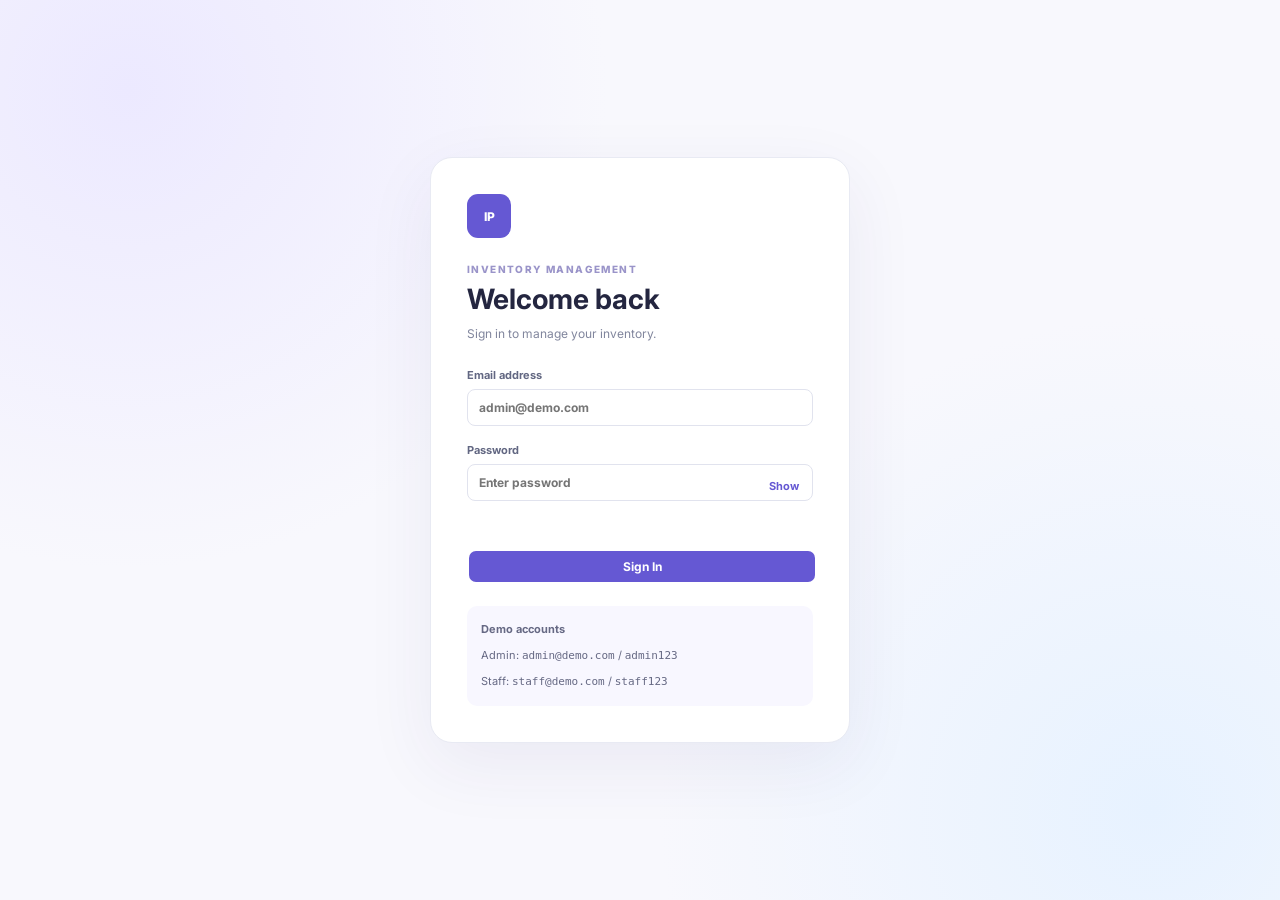
<file: Day-27/login.html>
<!DOCTYPE html>
<html lang="en">
<head>
  <meta charset="UTF-8">
  <meta name="viewport" content="width=device-width, initial-scale=1.0">
  <title>Sign In | InventoryPro</title>
  <link rel="stylesheet" href="css/style.css">
</head>
<body class="login-body">
  <main class="login-card">
    <div class="brand-mark">IP</div>
    <p class="eyebrow">INVENTORY MANAGEMENT</p>
    <h1>Welcome back</h1>
    <p class="muted">Sign in to manage your inventory.</p>
    <form id="loginForm" class="form-stack">
      <label>Email address<input id="loginEmail" type="email" placeholder="admin@demo.com" required></label>
      <label>Password<div class="password-wrap"><input id="loginPassword" type="password" placeholder="Enter password" required><button type="button" class="password-toggle" id="togglePassword">Show</button></div></label>
      <p id="loginError" class="form-error" role="alert"></p>
      <button class="btn btn-primary btn-full" type="submit">Sign In</button>
    </form>
    <div class="demo-box">
      <strong>Demo accounts</strong>
      <p>Admin: <code>admin@demo.com</code> / <code>admin123</code></p>
      <p>Staff: <code>staff@demo.com</code> / <code>staff123</code></p>
    </div>
  </main>
  <script src="js/storage.js"></script>
  <script src="js/auth.js"></script>
  <script>
    document.addEventListener("DOMContentLoaded", () => Auth.initLogin());
  </script>
</body>
</html>
</file>
<file: Day-27/css/style.css>
@import url('https://fonts.googleapis.com/css2?family=Inter:wght@400;500;600;700;800&display=swap');
:root{--primary:#6558d3;--primary-dark:#5043b5;--bg:#f5f6fc;--text:#242640;--muted:#81869d;--border:#e8eaf3;--green:#13865f;--red:#d7475b;--amber:#d18b1c;--white:#fff;--shadow:0 8px 28px rgba(36,38,64,.045)}
*{box-sizing:border-box}body{margin:0;background:var(--bg);color:var(--text);font-family:Inter,-apple-system,BlinkMacSystemFont,"Segoe UI",sans-serif;font-size:14px}button,input,select,textarea{font:inherit}button,a{-webkit-tap-highlight-color:transparent}a{color:inherit;text-decoration:none}h1,h2,h3,p{margin-top:0}h1{font-size:25px;margin-bottom:0}h2{font-size:22px;margin-bottom:8px}h3{font-size:16px;margin-bottom:14px}.muted{color:var(--muted);font-size:12px;line-height:1.6;margin-bottom:0}.eyebrow,.sidebar-label{font-size:10px;font-weight:800;letter-spacing:1.4px;color:#9a94c9;margin-bottom:7px}.app-shell{min-height:100vh}.sidebar{width:244px;position:fixed;inset:0 auto 0 0;background:#fff;border-right:1px solid var(--border);padding:24px 16px;display:flex;flex-direction:column;z-index:10}.brand{display:flex;align-items:center;gap:10px;font-size:17px;font-weight:800;padding:0 8px 30px}.brand-light{font-weight:500;color:var(--muted)}.brand-mark{width:34px;height:34px;border-radius:11px;background:var(--primary);color:white;display:inline-grid;place-items:center;font-size:12px;font-weight:800;flex-shrink:0}.sidebar-label{padding:0 10px;margin-bottom:12px;color:#a0a3b7}.side-nav{display:grid;gap:5px}.nav-link{display:flex;align-items:center;gap:12px;padding:12px 13px;border-radius:10px;color:#747991;font-weight:600;font-size:13px;transition:.18s}.nav-link:hover,.nav-link.active{background:#f0eeff;color:var(--primary)}.nav-link span{display:flex;align-items:center;justify-content:space-between;gap:8px;flex:1}.nav-count{font-size:10px;background:#fbe8eb;color:var(--red);padding:3px 6px;border-radius:20px}.sidebar-bottom{margin-top:auto;display:grid;gap:14px}.sidebar-user{display:flex;align-items:center;gap:10px;padding:14px 7px 0;border-top:1px solid var(--border)}.sidebar-user strong,.sidebar-user small{display:block}.sidebar-user strong{font-size:12px}.sidebar-user small{font-size:10px;color:var(--muted);margin-top:4px}.avatar{width:34px;height:34px;border-radius:50%;display:grid;place-items:center;background:#e8e5ff;color:var(--primary);font-weight:800}.main-content{margin-left:244px;padding:28px 32px 48px;max-width:1800px}.topbar{display:flex;justify-content:space-between;align-items:center;margin-bottom:30px;padding-bottom:22px;border-bottom:1px solid var(--border)}.topbar-actions{display:flex;align-items:center;gap:15px}.topbar-date{font-size:11px;color:var(--muted)}.icon-button{border:1px solid var(--border);background:white;width:38px;height:38px;border-radius:12px;cursor:pointer;position:relative;font-size:17px}.notification-dot{position:absolute;top:-5px;right:-5px;background:var(--red);color:white;font-size:9px;border-radius:12px;padding:2px 5px}.app-section{display:none}.app-section.active{display:block}.dashboard-toolbar,.section-heading{display:flex;align-items:center;justify-content:space-between;gap:16px;flex-wrap:wrap;margin-bottom:20px}.dashboard-toolbar h2{margin-bottom:6px}.chart-filters{display:flex;align-items:end;gap:9px;flex-wrap:wrap}.filter-field{display:block;min-width:180px;color:var(--muted);font-size:11px;font-weight:700}.filter-field select{margin-top:7px}.stat-grid{display:grid;grid-template-columns:repeat(4,minmax(0,1fr));gap:15px;margin-bottom:22px}.chart-stat-grid{grid-template-columns:repeat(5,minmax(0,1fr))}.stat-card{position:relative;background:#fff;border:1px solid var(--border);border-radius:15px;padding:19px;box-shadow:var(--shadow);min-width:0;overflow-wrap:anywhere}.stat-card>span:first-child{font-size:11px;color:var(--muted);font-weight:600}.stat-card h2{font-size:25px;letter-spacing:-.7px;margin:13px 0 7px}.stat-card small{font-size:10px;color:var(--muted)}.stat-icon{position:absolute;right:15px;top:15px;width:30px;height:30px;border-radius:10px;display:grid;place-items:center;font-weight:800}.purple{background:#efedff;color:#6558d3}.blue{background:#e9f2ff;color:#4583db}.amber{background:#fff4dd;color:#c58716}.red{background:#ffebee;color:#d7475b}.green{background:#e4f8ef;color:#13865f}.charts-grid{display:grid;grid-template-columns:repeat(2,minmax(0,1fr));gap:18px;margin-bottom:20px}.panel{background:white;border:1px solid var(--border);border-radius:15px;padding:22px;margin-bottom:18px;box-shadow:var(--shadow);min-width:0}.chart-panel{margin:0;min-width:0}.chart-heading{margin-bottom:17px}.chart-heading h3{margin-bottom:6px}.chart-canvas-wrap{position:relative;width:100%;height:290px;min-width:0}.doughnut-wrap{max-width:430px;margin:auto}.section-heading h2{margin-bottom:5px}.text-link{color:var(--primary);font-size:12px;font-weight:700}.btn{border:0;border-radius:9px;padding:10px 14px;cursor:pointer;font-size:12px;font-weight:700;transition:background .18s,transform .18s;white-space:nowrap}.btn:hover{transform:translateY(-1px)}.btn-primary{background:var(--primary);color:#fff}.btn-primary:hover{background:var(--primary-dark)}.btn-light{background:#f2f2f9;color:#626782;border:1px solid var(--border)}.btn-danger{background:#ffedf0;color:var(--red)}.btn-full{width:100%}label{display:block;font-size:11px;font-weight:700;color:#626782}input,select,textarea{display:block;width:100%;margin-top:7px;padding:10px 11px;border:1px solid #e1e3ee;border-radius:8px;background:#fff;color:var(--text);outline:none;font-size:12px;min-width:0}input:focus,select:focus,textarea:focus{border-color:#a7a0ee;box-shadow:0 0 0 3px rgba(101,88,211,.08)}textarea{resize:vertical}.two-column{display:grid;grid-template-columns:minmax(0,1.4fr) minmax(250px,1fr);gap:18px}.form-grid{display:grid;grid-template-columns:repeat(2,minmax(0,1fr));gap:15px}.form-stack{display:grid;gap:17px}.span-2{grid-column:span 2}.form-actions{display:flex;gap:9px;align-items:center}.inline-form{display:flex;align-items:end;gap:12px;flex-wrap:wrap}.inline-form label{flex:1;min-width:170px}.table-toolbar{display:flex;gap:10px;margin-bottom:15px}.table-toolbar input{max-width:320px;margin-top:0}.table-toolbar select{max-width:190px;margin-top:0}.table-wrap{width:100%;overflow-x:auto}table{border-collapse:collapse;width:100%;min-width:650px;text-align:left}th{font-size:10px;letter-spacing:.4px;text-transform:uppercase;color:#969ab0;font-weight:800;background:#fafaff}th,td{padding:13px 12px;border-bottom:1px solid #eff0f6;font-size:11px;vertical-align:middle}td{color:#555a75}tbody tr:last-child td{border-bottom:0}tbody tr:hover{background:#fcfbff}.table-actions{display:flex;gap:6px}.table-actions button{padding:6px 8px;font-size:10px}.pill{display:inline-block;border-radius:20px;padding:5px 8px;font-size:10px;font-weight:700;background:#e5f7ef;color:var(--green);white-space:nowrap}.pill.low{background:#fff3dc;color:#b87a10}.pill.out{background:#ffeaed;color:var(--red)}.mini-stat-list{display:grid;gap:0}.mini-stat-list>div{display:flex;justify-content:space-between;gap:10px;padding:16px 0;border-bottom:1px solid var(--border);font-size:12px;color:var(--muted)}.mini-stat-list strong{color:var(--text)}.hint{font-size:11px;color:var(--muted);line-height:1.7;margin:16px 0 0}.notification-list{display:grid;gap:10px}.notification-item{display:flex;gap:13px;align-items:flex-start;padding:17px;background:white;border:1px solid var(--border);border-radius:12px}.notification-item.unread{border-left:3px solid var(--primary);background:#fdfcff}.notification-symbol{width:34px;height:34px;border-radius:10px;background:#f0eeff;color:var(--primary);display:grid;place-items:center;flex-shrink:0}.notification-content{flex:1;min-width:0}.notification-content strong{font-size:12px}.notification-content p{font-size:11px;color:var(--muted);margin:5px 0}.notification-content small{font-size:10px;color:#a0a3b7}.toast-region{position:fixed;right:20px;bottom:20px;z-index:100;display:grid;gap:8px}.toast{background:#292a45;color:white;padding:12px 16px;border-radius:10px;box-shadow:0 8px 28px #2222;font-size:12px;max-width:320px}.empty-state{padding:28px!important;text-align:center;color:var(--muted)}.login-body{min-height:100vh;display:grid;place-items:center;padding:24px;background:radial-gradient(circle at 10% 10%,#ece9ff,transparent 34%),radial-gradient(circle at 90% 90%,#e7f2ff,transparent 35%),#f8f8fd}.login-card{width:min(100%,420px);background:white;border:1px solid var(--border);border-radius:22px;padding:36px;box-shadow:0 22px 70px #35316d12}.login-card>.brand-mark{margin-bottom:25px;width:44px;height:44px}.login-card h1{font-size:28px;margin-bottom:8px}.login-card>.muted{margin-bottom:25px}.password-wrap{position:relative}.password-wrap input{padding-right:60px}.password-toggle{position:absolute;right:8px;top:14px;border:0;background:transparent;color:var(--primary);font-size:11px;font-weight:700;cursor:pointer}.demo-box{margin-top:22px;padding:14px;background:#f8f7ff;border-radius:10px;font-size:11px;line-height:1.8;color:#666984}.demo-box p{margin:6px 0 0}.form-error{font-size:11px;color:var(--red);min-height:14px;margin:0}.report-grid{display:grid;grid-template-columns:repeat(3,minmax(0,1fr));gap:16px}.report-card{border:1px solid var(--border);border-radius:13px;padding:18px;background:white}.report-card h3{margin-bottom:8px}.report-card p{color:var(--muted);font-size:11px;line-height:1.7}.report-card .btn{margin-top:8px}
@media(max-width:1300px){.chart-stat-grid{grid-template-columns:repeat(3,minmax(0,1fr))}.main-content{padding:24px}.sidebar{width:220px}.main-content{margin-left:220px}}
@media(max-width:950px){.sidebar{width:72px;padding:20px 10px}.brand{padding:0 8px 28px}.brand>span:last-child,.sidebar-label,.nav-link span,.sidebar-user>div:not(.avatar),.sidebar-bottom .btn{display:none}.nav-link{justify-content:center;padding:13px 8px;font-size:17px}.nav-link span:has(.nav-count){display:none}.sidebar-user{justify-content:center;padding-top:14px}.main-content{margin-left:72px}.charts-grid{grid-template-columns:1fr}.two-column{grid-template-columns:1fr}.report-grid{grid-template-columns:repeat(2,minmax(0,1fr))}}
@media(max-width:600px){.main-content{padding:18px 13px 35px}.topbar{align-items:flex-start;margin-bottom:22px}.topbar h1{font-size:21px}.topbar-date{display:none}.chart-stat-grid,.stat-grid{grid-template-columns:repeat(2,minmax(0,1fr));gap:10px}.stat-card{padding:14px}.stat-card h2{font-size:21px}.chart-filters{display:grid;grid-template-columns:1fr 1fr;width:100%}.filter-field{grid-column:1/-1;min-width:0}.chart-filters .btn{width:100%;padding:10px 7px}.chart-canvas-wrap{height:250px}.panel{padding:15px}.form-grid{grid-template-columns:1fr}.span-2{grid-column:span 1}.inline-form{align-items:stretch}.inline-form label{min-width:100%}.table-toolbar{flex-direction:column}.table-toolbar input,.table-toolbar select{max-width:none}.report-grid{grid-template-columns:1fr}.login-card{padding:25px}.section-heading{align-items:flex-start}.section-heading .btn{white-space:normal}}


/* Backup & Restore */
.backup-notice{border:1px solid #f1dba8;background:#fff9e9;color:#87651b;padding:14px 16px;border-radius:11px;font-size:12px;line-height:1.7;margin-bottom:18px}
.backup-action-grid{display:grid;grid-template-columns:repeat(2,minmax(0,1fr));gap:18px;margin-bottom:18px}
.backup-action-card{margin-bottom:0}.backup-card-icon{display:grid;place-items:center;width:42px;height:42px;border-radius:13px;background:#efedff;color:#6558d3;font-size:24px;font-weight:700;margin-bottom:18px}
.backup-card-icon.restore-icon{background:#e4f8ef;color:#13865f}.backup-action-card h3{margin-bottom:8px}.backup-action-card p{margin-bottom:17px;max-width:560px}
.backup-file-label{display:block;color:#626782;font-size:11px;font-weight:700;margin-bottom:10px}.backup-file-label input{background:#fafaff;padding:9px}
.backup-status{font-size:11px;color:#81869d;min-height:16px;margin:8px 0 12px}.backup-status.error{color:#d7475b}.backup-status.success{color:#13865f}.backup-status.warning{color:#b87a10}
.backup-action-card button:disabled{opacity:.45;cursor:not-allowed;transform:none}
@media(max-width:700px){.backup-action-grid{grid-template-columns:1fr}}


/* Stock Movement History */
.movement-summary-grid{margin-bottom:18px}
.movement-filter-grid{display:grid;grid-template-columns:repeat(4,minmax(130px,1fr)) auto;gap:12px;align-items:end;margin:0 0 18px}
.movement-filter-grid label{display:flex;flex-direction:column;gap:7px;color:var(--muted);font-size:11px;font-weight:700}
.movement-filter-grid input,.movement-filter-grid select{width:100%;min-width:0}
.movement-filter-action{display:flex;align-items:end}.movement-history-table{min-width:1050px}.movement-history-table td{vertical-align:middle}
.movement-type-pill{display:inline-flex;align-items:center;padding:5px 9px;border-radius:999px;font-size:10px;font-weight:750;white-space:nowrap}
.movement-type-pill.added{background:#e4f8ef;color:#13865f}.movement-type-pill.removed{background:#ffeaed;color:#c6384d}.movement-type-pill.adjustment{background:#fff4d9;color:#96650a}.movement-type-pill.sale{background:#efedff;color:#6558d3}
.quantity-change.positive{color:#13865f;font-weight:750}.quantity-change.negative{color:#d7475b;font-weight:750}.quantity-change.neutral{color:#81869d;font-weight:750}
@media(max-width:1000px){.movement-filter-grid{grid-template-columns:repeat(2,minmax(0,1fr))}}@media(max-width:520px){.movement-filter-grid{grid-template-columns:1fr}}




.supplier-products-list {
    display: flex;
    flex-direction: column;
    gap: 7px;
    min-width: 130px;
}

.supplier-product-row {
    padding: 8px 10px;
    background: #f3f0ff;
    border: 1px solid #e5e0ff;
    border-radius: 8px;
}

.supplier-product-name {
    color: #5043b5;
    font-weight: 600;
    overflow-wrap: anywhere;
}

.supplier-total-stock {
    display: inline-block;
    padding: 8px 12px;
    border-radius: 9px;
    background: #6558d3;
    color: white;
    font-weight: 700;
    white-space: nowrap;
}

.no-products,
.empty-state {
    color: #81869d;
    font-style: italic;
}

.table-responsive {
    width: 100%;
    overflow-x: auto;
}

.data-table {
    width: 100%;
    border-collapse: collapse;
    background: white;
}

.data-table th {
    padding: 14px 12px;
    text-align: left;
    background: #f3f1ff;
    color: #5043b5;
    white-space: nowrap;
}

.data-table td {
    padding: 14px 12px;
    border-bottom: 1px solid #e8eaf3;
    vertical-align: middle;
}

.data-table tbody tr:hover {
    background: #faf9ff;
}

.btn {
    border: none;
    border-radius: 7px;
    padding: 8px 11px;
    margin: 2px;
    cursor: pointer;
}

.btn-edit {
    background: #eeeaff;
    color: #5043b5;
}

.btn-delete {
    background: #ffe8eb;
    color: #c62845;
}
</file>
<file: Day-27/css/reports.css>
/* Reports page supplements the shared style.css */
.reports-intro{margin-bottom:22px}
.report-number{font-size:24px;font-weight:800;margin:12px 0;color:#292a45}
.export-actions{display:flex;gap:8px;flex-wrap:wrap;margin-top:12px}
</file>
